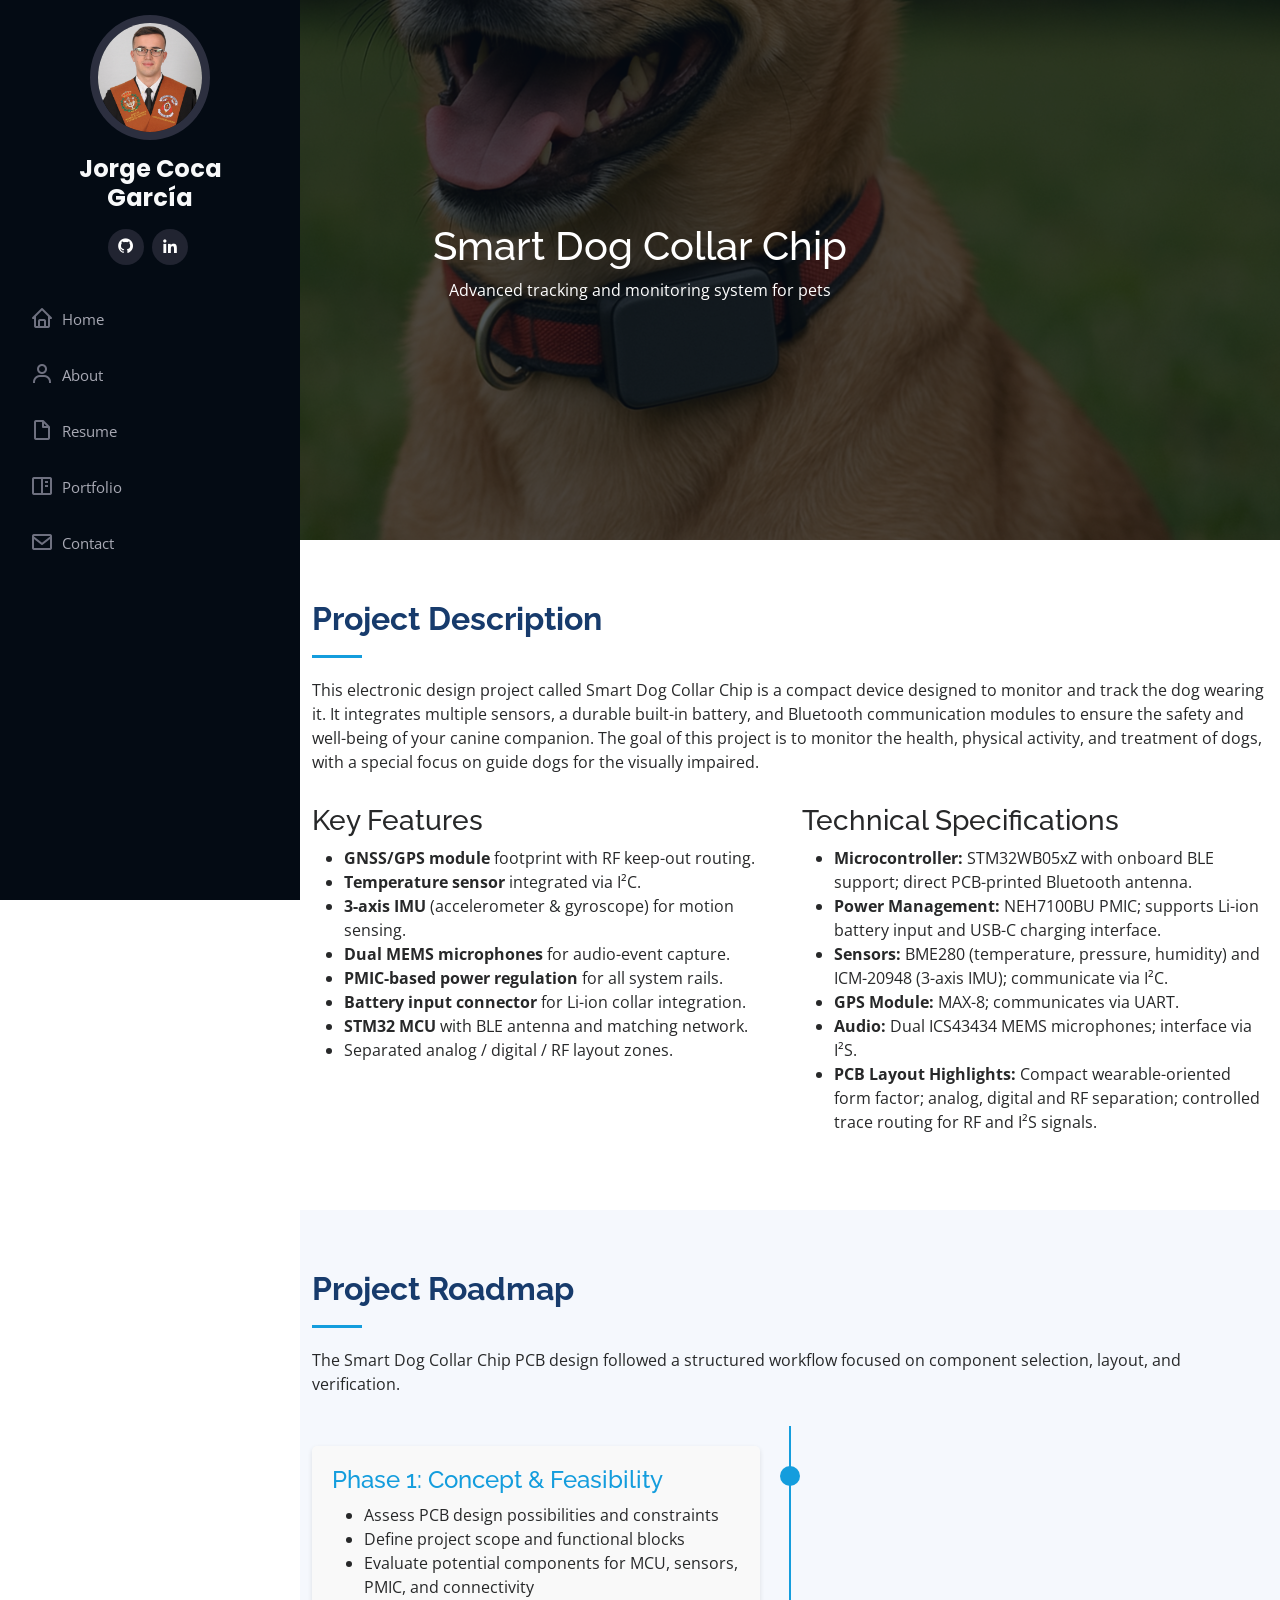
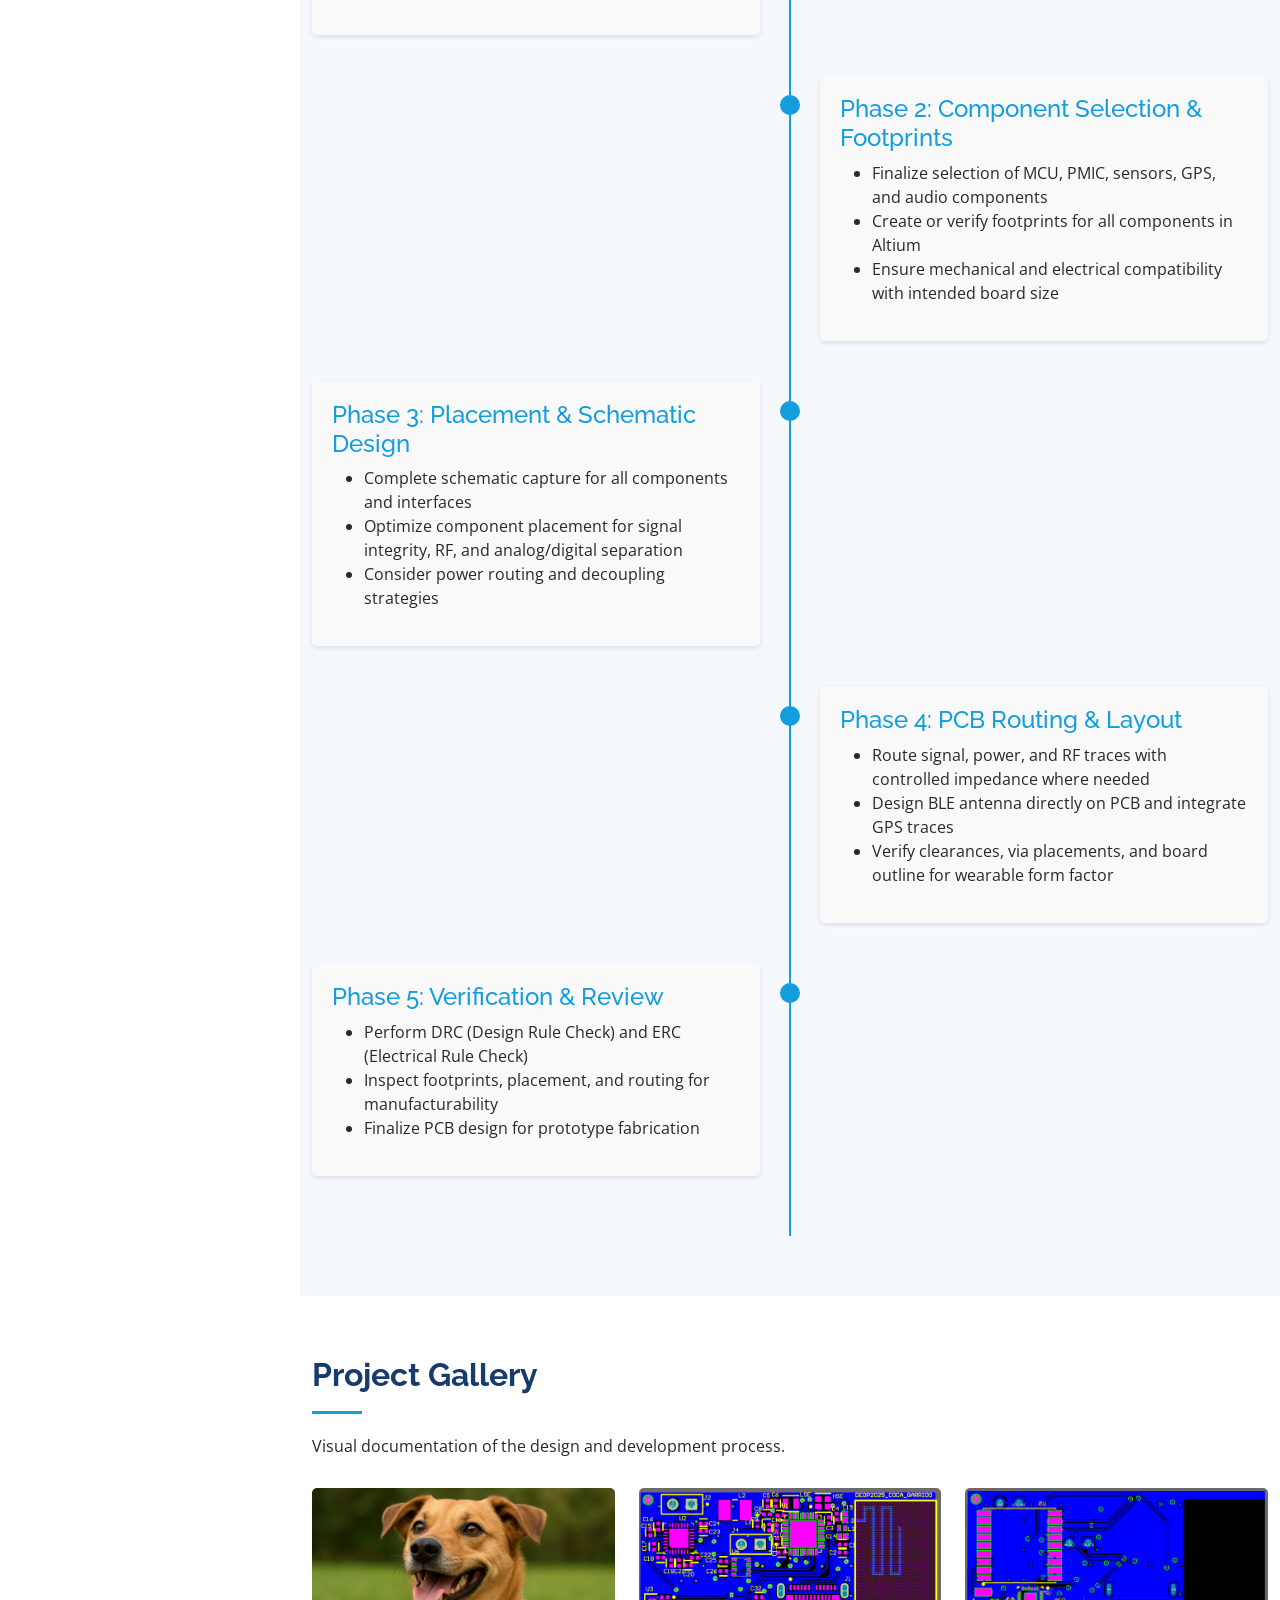
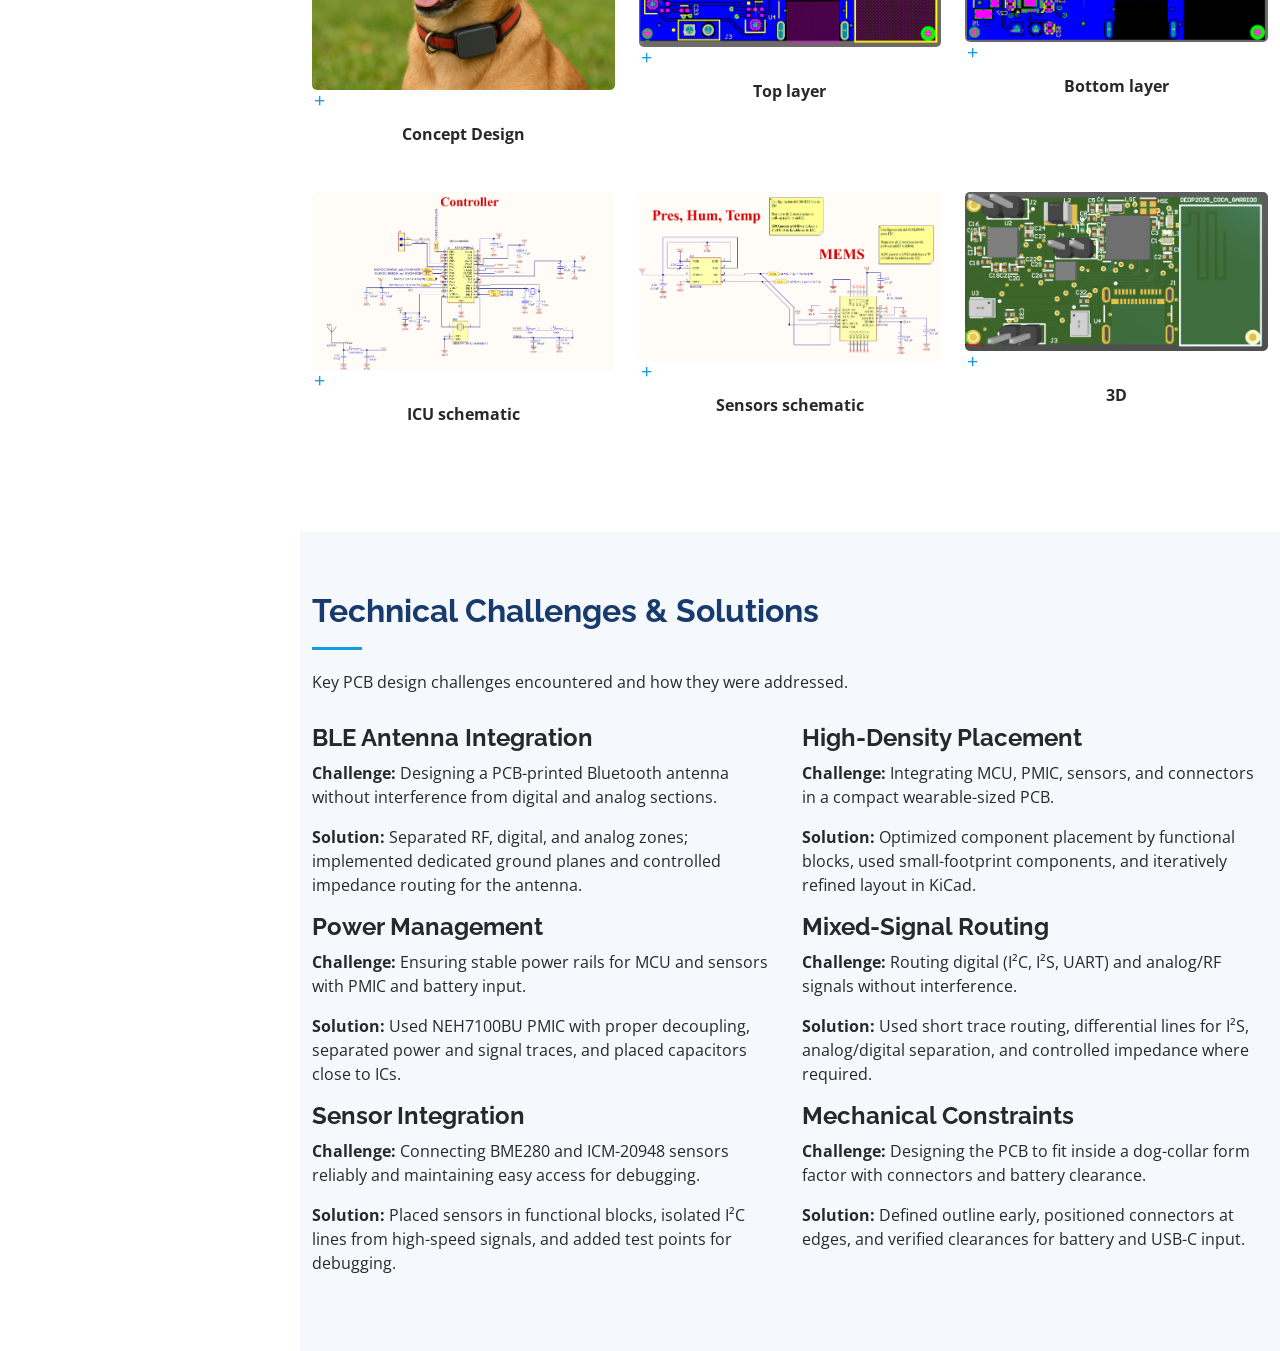
<file: chip-correa.html>
<!DOCTYPE html>
<html lang="en">

<head>
  <meta charset="utf-8">
  <meta content="width=device-width, initial-scale=1.0" name="viewport">

  <title>Dog Collar Chip Project - Jorge Coca García</title>
  <meta content="" name="description">
  <meta content="" name="keywords">

  <!-- Favicons -->
  <link href="assets/img/jicon.png" rel="icon">
  <link href="assets/img/jicon.png" rel="apple-touch-icon">

  <!-- Google Fonts -->
  <link href="https://fonts.googleapis.com/css?family=Open+Sans:300,300i,400,400i,600,600i,700,700i|Raleway:300,300i,400,400i,500,500i,600,600i,700,700i|Poppins:300,300i,400,400i,500,500i,600,600i,700,700i" rel="stylesheet">

  <!-- Vendor CSS Files -->
  <link href="assets/vendor/aos/aos.css" rel="stylesheet">
  <link href="assets/vendor/bootstrap/css/bootstrap.min.css" rel="stylesheet">
  <link href="assets/vendor/bootstrap-icons/bootstrap-icons.css" rel="stylesheet">
  <link href="assets/vendor/boxicons/css/boxicons.min.css" rel="stylesheet">
  <link href="assets/vendor/glightbox/css/glightbox.min.css" rel="stylesheet">
  <link href="assets/vendor/swiper/swiper-bundle.min.css" rel="stylesheet">

  <!-- Template Main CSS File -->
  <link href="assets/css/style.css" rel="stylesheet">

  <style>
    .project-hero {
      background: url('assets/img/portfolio/concept.png') bottom;
      background-size: cover;
      height: 60vh;
      display: flex;
      align-items: center;
      justify-content: center;
      position: relative;
    }
    
    .project-hero:before {
      content: "";
      background: rgba(5, 13, 24, 0.7);
      position: absolute;
      bottom: 0;
      top: 0;
      left: 0;
      right: 0;
      z-index: 1;
    }
    
    .project-hero-content {
      position: relative;
      z-index: 2;
      text-align: center;
      color: white;
    }
    
    .roadmap-timeline {
      position: relative;
      padding: 20px 0;
    }
    
    .roadmap-timeline:before {
      content: '';
      position: absolute;
      left: 50%;
      top: 0;
      bottom: 0;
      width: 2px;
      background: #149ddd;
      transform: translateX(-50%);
    }
    
    .timeline-item {
      margin-bottom: 40px;
      position: relative;
      width: 50%;
      padding-right: 30px;
    }
    
    .timeline-item:nth-child(even) {
      margin-left: 50%;
      padding-right: 0;
      padding-left: 30px;
    }
    
    .timeline-content {
      background: #f9f9f9;
      padding: 20px;
      border-radius: 5px;
      box-shadow: 0 2px 5px rgba(0,0,0,0.1);
    }
    
    .timeline-content h4 {
      margin-top: 0;
      color: #149ddd;
    }
    
    .timeline-item:before {
      content: '';
      position: absolute;
      width: 20px;
      height: 20px;
      background: #149ddd;
      border-radius: 50%;
      top: 20px;
      right: -10px;
      z-index: 1;
    }
    
    .timeline-item:nth-child(even):before {
      right: auto;
      left: -10px;
    }
    
    .gallery-item {
      margin-bottom: 30px;
    }
    
    .gallery-item img {
      width: 100%;
      border-radius: 5px;
      transition: transform 0.3s;
    }
    
    .gallery-item img:hover {
      transform: scale(1.03);
    }
    
    @media (max-width: 768px) {
      .roadmap-timeline:before {
        left: 30px;
      }
      
      .timeline-item {
        width: 100%;
        padding-right: 0;
        padding-left: 50px;
      }
      
      .timeline-item:nth-child(even) {
        margin-left: 0;
        padding-left: 50px;
      }
      
      .timeline-item:before {
        left: 20px;
        right: auto;
      }
      
      .timeline-item:nth-child(even):before {
        left: 20px;
      }
    }
  </style>
</head>

<body>

  <!-- ======= Mobile nav toggle button ======= -->
  <i class="bi bi-list mobile-nav-toggle d-xl-none"></i>

  <!-- ======= Header ======= -->
  <header id="header">
    <div class="d-flex flex-column">

      <div class="profile">
        <img src="assets/img/Perfil.JPG" alt="" class="img-fluid rounded-circle">
        <h1 class="text-light fs-4 fw-bold">Jorge Coca <br> García</h1>
        <div class="social-links mt-3 text-center">
          <a href="https://github.com/jorgecocag" class="google-plus"><i class="bx bxl-github"></i></a>
          <a href="https://www.linkedin.com/in/jorge-coca-garcia/" class="linkedin"><i class="bx bxl-linkedin"></i></a>
        </div>
      </div>

      <nav id="navbar" class="nav-menu navbar">
        <ul>
          <li><a href="index.html" class="nav-link"><i class="bx bx-home"></i> <span>Home</span></a></li>
          <li><a href="index.html#about" class="nav-link"><i class="bx bx-user"></i> <span>About</span></a></li>
          <li><a href="index.html#resume" class="nav-link"><i class="bx bx-file-blank"></i> <span>Resume</span></a></li>
          <li><a href="index.html#portfolio" class="nav-link"><i class="bx bx-book-content"></i> <span>Portfolio</span></a></li>
          <li><a href="index.html#contact" class="nav-link"><i class="bx bx-envelope"></i> <span>Contact</span></a></li>
        </ul>
      </nav><!-- .nav-menu -->
    </div>
  </header><!-- End Header -->

  <!-- ======= Project Hero Section ======= -->
  <section class="project-hero">
    <div class="project-hero-content" data-aos="fade-in">
      <h1>Smart Dog Collar Chip</h1>
      <p>Advanced tracking and monitoring system for pets</p>
    </div>
  </section><!-- End Project Hero -->

  <main id="main">

    <!-- ======= Project Description Section ======= -->
    <section id="project-description" class="project-description">
      <div class="container">

        <div class="section-title">
          <h2>Project Description</h2>
          <p>This electronic design project called Smart Dog Collar Chip is a compact device designed to monitor and track the dog wearing it. It integrates multiple sensors, a durable built-in battery, and Bluetooth communication modules to ensure the safety and well-being of your canine companion.
            The goal of this project is to monitor the health, physical activity, and treatment of dogs, with a special focus on guide dogs for the visually impaired.</p>
        </div>

        <div class="row">
          <div class="col-lg-6" data-aos="fade-right">
            <h3>Key Features</h3>
            <ul>
              <li><strong> GNSS/GPS module</strong> footprint with RF keep-out routing.</li>
              <li><strong> Temperature sensor</strong> integrated via I²C.</li>
              <li><strong>3-axis IMU </strong> (accelerometer & gyroscope) for motion sensing.</li>
              <li><strong>Dual MEMS microphones  </strong>for audio-event capture.</li>
              <li><strong>PMIC-based power regulation </strong> for all system rails.</li>
              <li><strong>Battery input connector  </strong>for Li-ion collar integration.</li>
              <li><strong>STM32 MCU </strong> with BLE antenna and matching network.</li>
              <li>Separated analog / digital / RF layout zones.</li>
            </ul>
          </div>
          <div class="col-lg-6" data-aos="fade-left">
            <h3>Technical Specifications</h3>
            <ul>
              <li><strong>Microcontroller:</strong> STM32WB05xZ with onboard BLE support; direct PCB-printed Bluetooth antenna.</li>
              <li><strong>Power Management:</strong> NEH7100BU PMIC; supports Li-ion battery input and USB-C charging interface.</li>
              <li><strong>Sensors:</strong> BME280 (temperature, pressure, humidity) and ICM-20948 (3-axis IMU); communicate via I²C.</li>
              <li><strong>GPS Module:</strong> MAX-8; communicates via UART.</li>
              <li><strong>Audio:</strong> Dual ICS43434 MEMS microphones; interface via I²S.</li>
              <li><strong>PCB Layout Highlights:</strong> Compact wearable-oriented form factor; analog, digital and RF separation; controlled trace routing for RF and I²S signals.</li>
            </ul>
          </div>
        </div>

      </div>
    </section><!-- End Project Description Section -->

    <!-- ======= Roadmap Section ======= -->
    <section id="roadmap" class="roadmap section-bg">
      <div class="container">

        <div class="section-title">
          <h2>Project Roadmap</h2>
          <p>The Smart Dog Collar Chip PCB design followed a structured workflow focused on component selection, layout, and verification.</p>
        </div>

        <div class="roadmap-timeline">
          
          <div class="timeline-item" data-aos="fade-up">
            <div class="timeline-content">
              <h4>Phase 1: Concept & Feasibility</h4>
              <ul>
                <li>Assess PCB design possibilities and constraints</li>
                <li>Define project scope and functional blocks</li>
                <li>Evaluate potential components for MCU, sensors, PMIC, and connectivity</li>
              </ul>
            </div>
          </div>

          <div class="timeline-item" data-aos="fade-up">
            <div class="timeline-content">
              <h4>Phase 2: Component Selection & Footprints</h4>
              <ul>
                <li>Finalize selection of MCU, PMIC, sensors, GPS, and audio components</li>
                <li>Create or verify footprints for all components in Altium</li>
                <li>Ensure mechanical and electrical compatibility with intended board size</li>
              </ul>
            </div>
          </div>

          <div class="timeline-item" data-aos="fade-up">
            <div class="timeline-content">
              <h4>Phase 3: Placement & Schematic Design</h4>
              <ul>
                <li>Complete schematic capture for all components and interfaces</li>
                <li>Optimize component placement for signal integrity, RF, and analog/digital separation</li>
                <li>Consider power routing and decoupling strategies</li>
              </ul>
            </div>
          </div>

          <div class="timeline-item" data-aos="fade-up">
            <div class="timeline-content">
              <h4>Phase 4: PCB Routing & Layout</h4>
              <ul>
                <li>Route signal, power, and RF traces with controlled impedance where needed</li>
                <li>Design BLE antenna directly on PCB and integrate GPS traces</li>
                <li>Verify clearances, via placements, and board outline for wearable form factor</li>
              </ul>
            </div>
          </div>

          <div class="timeline-item" data-aos="fade-up">
            <div class="timeline-content">
              <h4>Phase 5: Verification & Review</h4>
              <ul>
                <li>Perform DRC (Design Rule Check) and ERC (Electrical Rule Check)</li>
                <li>Inspect footprints, placement, and routing for manufacturability</li>
                <li>Finalize PCB design for prototype fabrication</li>
              </ul>
            </div>
          </div>

        </div>
      </div>
    </section>

    <!-- ======= Gallery Section ======= -->
    <section id="gallery" class="gallery">
      <div class="container">

        <div class="section-title">
          <h2>Project Gallery</h2>
          <p>Visual documentation of the design and development process.</p>
        </div>

        <div class="row">
          
          <div class="col-lg-4 col-md-6 gallery-item" data-aos="fade-up">
            <div class="portfolio-wrap">
              <img src="assets/img/portfolio/concept.png" class="img-fluid" alt="Concept Image">
              <div class="portfolio-links">
                <a href="assets/img/portfolio/concept.png" data-gallery="portfolioGallery" class="portfolio-lightbox" title="Concept Image"><i class="bx bx-plus"></i></a>
              </div>
            </div>
            <p class="text-center mt-2"><strong>Concept Design</strong></p>
          </div>

          <div class="col-lg-4 col-md-6 gallery-item" data-aos="fade-up" data-aos-delay="100">
            <div class="portfolio-wrap">
              <img src="assets/img/portfolio/top_layer.png" class="img-fluid" alt="PCB Design">
              <div class="portfolio-links">
                <a href="assets/img/portfolio/top_layer.png" data-gallery="portfolioGallery" class="portfolio-lightbox" title="PCB Design"><i class="bx bx-plus"></i></a>
              </div>
            </div>
            <p class="text-center mt-2"><strong>Top layer</strong></p>
          </div>

          <div class="col-lg-4 col-md-6 gallery-item" data-aos="fade-up" data-aos-delay="200">
            <div class="portfolio-wrap">
              <img src="assets/img/portfolio/bottom_layer.png" class="img-fluid" alt="Prototype">
              <div class="portfolio-links">
                <a href="assets/img/portfolio/bottom_layer.png" data-gallery="portfolioGallery" class="portfolio-lightbox" title="Prototype"><i class="bx bx-plus"></i></a>
              </div>
            </div>
            <p class="text-center mt-2"><strong>Bottom layer</strong></p>
          </div>

          <div class="col-lg-4 col-md-6 gallery-item" data-aos="fade-up" data-aos-delay="200">
            <div class="portfolio-wrap">
              <img src="assets/img/portfolio/controller.png" class="img-fluid" alt="Prototype">
              <div class="portfolio-links">
                <a href="assets/img/portfolio/controller.png" data-gallery="portfolioGallery" class="portfolio-lightbox" title="Prototype"><i class="bx bx-plus"></i></a>
              </div>
            </div>
            <p class="text-center mt-2"><strong>ICU schematic</strong></p>
          </div>

          <div class="col-lg-4 col-md-6 gallery-item" data-aos="fade-up" data-aos-delay="200">
            <div class="portfolio-wrap">
              <img src="assets/img/portfolio/sensores.png" class="img-fluid" alt="Prototype">
              <div class="portfolio-links">
                <a href="assets/img/portfolio/sensores.png" data-gallery="portfolioGallery" class="portfolio-lightbox" title="Prototype"><i class="bx bx-plus"></i></a>
              </div>
            </div>
            <p class="text-center mt-2"><strong>Sensors schematic</strong></p>
          </div>

          <div class="col-lg-4 col-md-6 gallery-item" data-aos="fade-up" data-aos-delay="200">
            <div class="portfolio-wrap">
              <img src="assets/img/portfolio/3D.png" class="img-fluid" alt="Prototype">
              <div class="portfolio-links">
                <a href="assets/img/portfolio/3D.png" data-gallery="portfolioGallery" class="portfolio-lightbox" title="Prototype"><i class="bx bx-plus"></i></a>
              </div>
            </div>
            <p class="text-center mt-2"><strong>3D</strong></p>
          </div>

          

        </div>

      </div>
    </section><!-- End Gallery Section -->

    <!-- ======= Challenges Section ======= -->
    <section id="challenges" class="challenges section-bg">
      <div class="container">

        <div class="section-title">
          <h2>Technical Challenges & Solutions</h2>
          <p>Key PCB design challenges encountered and how they were addressed.</p>
        </div>

        <div class="row">

          <div class="col-lg-6" data-aos="fade-up">
            <div class="challenge-box">
              <h4><strong>BLE Antenna Integration</strong></h4>
              <p><strong>Challenge:</strong> Designing a PCB-printed Bluetooth antenna without interference from digital and analog sections.</p>
              <p><strong>Solution:</strong> Separated RF, digital, and analog zones; implemented dedicated ground planes and controlled impedance routing for the antenna.</p>
            </div>
          </div>

          <div class="col-lg-6" data-aos="fade-up" data-aos-delay="100">
            <div class="challenge-box">
              <h4><strong>High-Density Placement</strong></h4>
              <p><strong>Challenge:</strong> Integrating MCU, PMIC, sensors, and connectors in a compact wearable-sized PCB.</p>
              <p><strong>Solution:</strong> Optimized component placement by functional blocks, used small-footprint components, and iteratively refined layout in KiCad.</p>
            </div>
          </div>

          <div class="col-lg-6" data-aos="fade-up">
            <div class="challenge-box">
              <h4><strong>Power Management</strong></h4>
              <p><strong>Challenge:</strong> Ensuring stable power rails for MCU and sensors with PMIC and battery input.</p>
              <p><strong>Solution:</strong> Used NEH7100BU PMIC with proper decoupling, separated power and signal traces, and placed capacitors close to ICs.</p>
            </div>
          </div>

          <div class="col-lg-6" data-aos="fade-up" data-aos-delay="100">
            <div class="challenge-box">
              <h4><strong>Mixed-Signal Routing</strong></h4>
              <p><strong>Challenge:</strong> Routing digital (I²C, I²S, UART) and analog/RF signals without interference.</p>
              <p><strong>Solution:</strong> Used short trace routing, differential lines for I²S, analog/digital separation, and controlled impedance where required.</p>
            </div>
          </div>

          <div class="col-lg-6" data-aos="fade-up">
            <div class="challenge-box">
              <h4><strong>Sensor Integration</strong></h4>
              <p><strong>Challenge:</strong> Connecting BME280 and ICM-20948 sensors reliably and maintaining easy access for debugging.</p>
              <p><strong>Solution:</strong> Placed sensors in functional blocks, isolated I²C lines from high-speed signals, and added test points for debugging.</p>
            </div>
          </div>

          <div class="col-lg-6" data-aos="fade-up" data-aos-delay="100">
            <div class="challenge-box">
              <h4><strong>Mechanical Constraints</strong></h4>
              <p><strong>Challenge:</strong> Designing the PCB to fit inside a dog-collar form factor with connectors and battery clearance.</p>
              <p><strong>Solution:</strong> Defined outline early, positioned connectors at edges, and verified clearances for battery and USB-C input.</p>
            </div>
          </div>

        </div>

      </div>
    </section><!-- End Challenges Section -->


  </main><!-- End #main -->

  <a href="#" class="back-to-top d-flex align-items-center justify-content-center"><i class="bi bi-arrow-up-short"></i></a>

  <!-- Vendor JS Files -->
  <script src="assets/vendor/purecounter/purecounter_vanilla.js"></script>
  <script src="assets/vendor/aos/aos.js"></script>
  <script src="assets/vendor/bootstrap/js/bootstrap.bundle.min.js"></script>
  <script src="assets/vendor/glightbox/js/glightbox.min.js"></script>
  <script src="assets/vendor/isotope-layout/isotope.pkgd.min.js"></script>
  <script src="assets/vendor/swiper/swiper-bundle.min.js"></script>
  <script src="assets/vendor/typed.js/typed.min.js"></script>
  <script src="assets/vendor/waypoints/noframework.waypoints.js"></script>
  <script src="assets/vendor/php-email-form/validate.js"></script>

  <!-- Template Main JS File -->
  <script src="assets/js/main.js"></script>

</body>

</html>
</file>
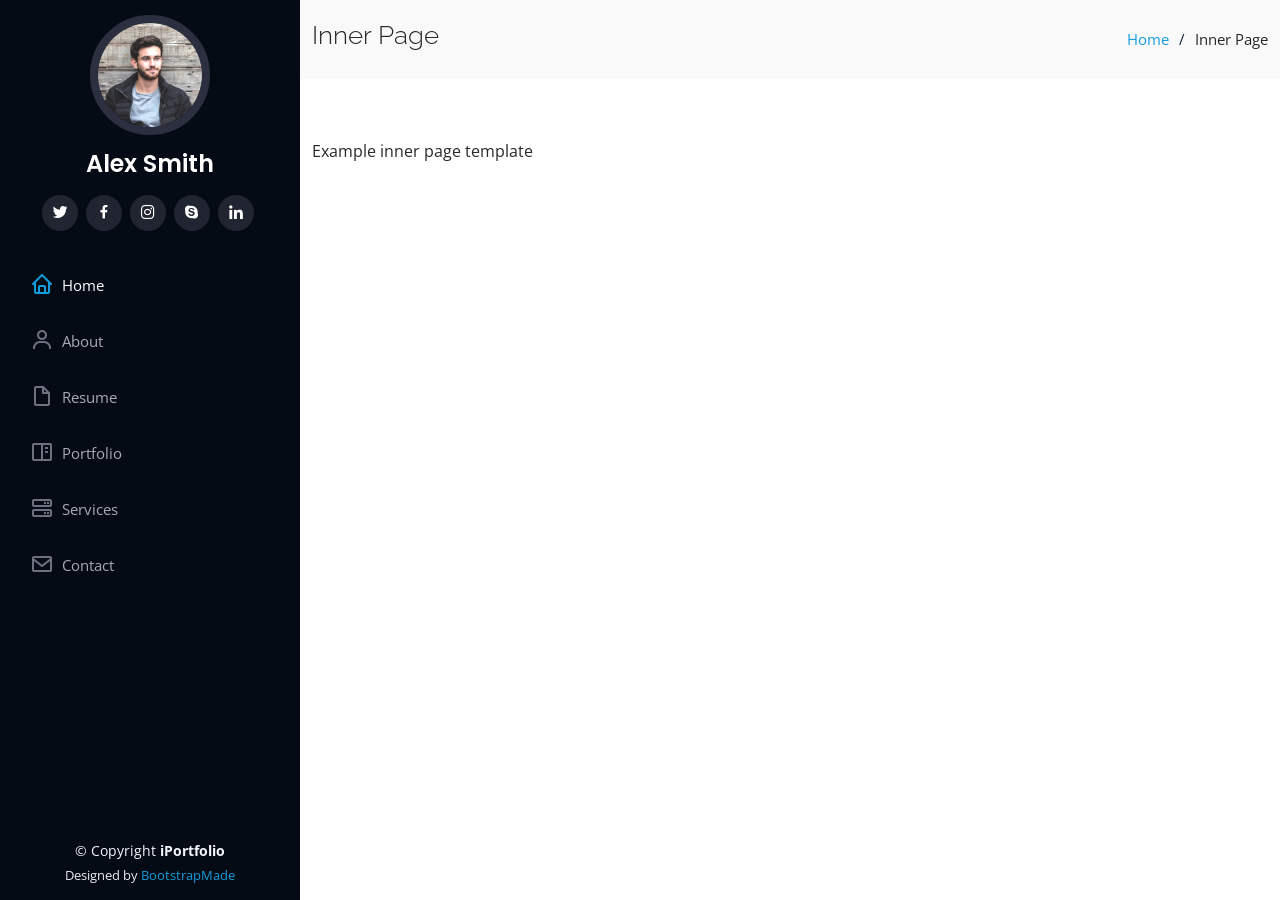
<file: inner-page.html>
<!DOCTYPE html>
<html lang="en">

<head>
  <meta charset="utf-8">
  <meta content="width=device-width, initial-scale=1.0" name="viewport">

  <title>Inner Page - iPortfolio Bootstrap Template</title>
  <meta content="" name="description">
  <meta content="" name="keywords">

  <!-- Favicons -->
  <link href="assets/img/favicon.png" rel="icon">
  <link href="assets/img/apple-touch-icon.png" rel="apple-touch-icon">

  <!-- Google Fonts -->
  <link href="https://fonts.googleapis.com/css?family=Open+Sans:300,300i,400,400i,600,600i,700,700i|Raleway:300,300i,400,400i,500,500i,600,600i,700,700i|Poppins:300,300i,400,400i,500,500i,600,600i,700,700i" rel="stylesheet">

  <!-- Vendor CSS Files -->
  <link href="assets/vendor/aos/aos.css" rel="stylesheet">
  <link href="assets/vendor/bootstrap/css/bootstrap.min.css" rel="stylesheet">
  <link href="assets/vendor/bootstrap-icons/bootstrap-icons.css" rel="stylesheet">
  <link href="assets/vendor/boxicons/css/boxicons.min.css" rel="stylesheet">
  <link href="assets/vendor/glightbox/css/glightbox.min.css" rel="stylesheet">
  <link href="assets/vendor/swiper/swiper-bundle.min.css" rel="stylesheet">

  <!-- Template Main CSS File -->
  <link href="assets/css/style.css" rel="stylesheet">

  <!-- =======================================================
  * Template Name: iPortfolio - v3.8.1
  * Template URL: https://bootstrapmade.com/iportfolio-bootstrap-portfolio-websites-template/
  * Author: BootstrapMade.com
  * License: https://bootstrapmade.com/license/
  ======================================================== -->
</head>

<body>

  <!-- ======= Mobile nav toggle button ======= -->
  <i class="bi bi-list mobile-nav-toggle d-xl-none"></i>

  <!-- ======= Header ======= -->
  <header id="header">
    <div class="d-flex flex-column">

      <div class="profile">
        <img src="assets/img/profile-img.jpg" alt="" class="img-fluid rounded-circle">
        <h1 class="text-light"><a href="index.html">Alex Smith</a></h1>
        <div class="social-links mt-3 text-center">
          <a href="#" class="twitter"><i class="bx bxl-twitter"></i></a>
          <a href="#" class="facebook"><i class="bx bxl-facebook"></i></a>
          <a href="#" class="instagram"><i class="bx bxl-instagram"></i></a>
          <a href="#" class="google-plus"><i class="bx bxl-skype"></i></a>
          <a href="#" class="linkedin"><i class="bx bxl-linkedin"></i></a>
        </div>
      </div>

      <nav id="navbar" class="nav-menu navbar">
        <ul>
          <li><a href="#hero" class="nav-link scrollto active"><i class="bx bx-home"></i> <span>Home</span></a></li>
          <li><a href="#about" class="nav-link scrollto"><i class="bx bx-user"></i> <span>About</span></a></li>
          <li><a href="#resume" class="nav-link scrollto"><i class="bx bx-file-blank"></i> <span>Resume</span></a></li>
          <li><a href="#portfolio" class="nav-link scrollto"><i class="bx bx-book-content"></i> <span>Portfolio</span></a></li>
          <li><a href="#services" class="nav-link scrollto"><i class="bx bx-server"></i> <span>Services</span></a></li>
          <li><a href="#contact" class="nav-link scrollto"><i class="bx bx-envelope"></i> <span>Contact</span></a></li>
        </ul>
      </nav><!-- .nav-menu -->
    </div>
  </header><!-- End Header -->

  <main id="main">

    <!-- ======= Breadcrumbs ======= -->
    <section class="breadcrumbs">
      <div class="container">

        <div class="d-flex justify-content-between align-items-center">
          <h2>Inner Page</h2>
          <ol>
            <li><a href="index.html">Home</a></li>
            <li>Inner Page</li>
          </ol>
        </div>

      </div>
    </section><!-- End Breadcrumbs -->

    <section class="inner-page">
      <div class="container">
        <p>
          Example inner page template
        </p>
      </div>
    </section>

  </main><!-- End #main -->

  <!-- ======= Footer ======= -->
  <footer id="footer">
    <div class="container">
      <div class="copyright">
        &copy; Copyright <strong><span>iPortfolio</span></strong>
      </div>
      <div class="credits">
        <!-- All the links in the footer should remain intact. -->
        <!-- You can delete the links only if you purchased the pro version. -->
        <!-- Licensing information: https://bootstrapmade.com/license/ -->
        <!-- Purchase the pro version with working PHP/AJAX contact form: https://bootstrapmade.com/iportfolio-bootstrap-portfolio-websites-template/ -->
        Designed by <a href="https://bootstrapmade.com/">BootstrapMade</a>
      </div>
    </div>
  </footer><!-- End  Footer -->

  <a href="#" class="back-to-top d-flex align-items-center justify-content-center"><i class="bi bi-arrow-up-short"></i></a>

  <!-- Vendor JS Files -->
  <script src="assets/vendor/purecounter/purecounter_vanilla.js"></script>
  <script src="assets/vendor/aos/aos.js"></script>
  <script src="assets/vendor/bootstrap/js/bootstrap.bundle.min.js"></script>
  <script src="assets/vendor/glightbox/js/glightbox.min.js"></script>
  <script src="assets/vendor/isotope-layout/isotope.pkgd.min.js"></script>
  <script src="assets/vendor/swiper/swiper-bundle.min.js"></script>
  <script src="assets/vendor/typed.js/typed.min.js"></script>
  <script src="assets/vendor/waypoints/noframework.waypoints.js"></script>
  <script src="assets/vendor/php-email-form/validate.js"></script>

  <!-- Template Main JS File -->
  <script src="assets/js/main.js"></script>

</body>

</html>
</file>
<file: assets/css/style.css>
/**
* Template Name: iPortfolio - v3.8.1
* Template URL: https://bootstrapmade.com/iportfolio-bootstrap-portfolio-websites-template/
* Author: BootstrapMade.com
* License: https://bootstrapmade.com/license/
*/

/*--------------------------------------------------------------
# General
--------------------------------------------------------------*/
body {
  font-family: "Open Sans", sans-serif;
  color: #272829;
}

a {
  color: #149ddd;
  text-decoration: none;
}

a:hover {
  color: #37b3ed;
  text-decoration: none;
}

h1,
h2,
h3,
h4,
h5,
h6 {
  font-family: "Raleway", sans-serif;
}

/*--------------------------------------------------------------
# Back to top button
--------------------------------------------------------------*/
.back-to-top {
  position: fixed;
  visibility: hidden;
  opacity: 0;
  right: 15px;
  bottom: 15px;
  z-index: 996;
  background: #149ddd;
  width: 40px;
  height: 40px;
  border-radius: 50px;
  transition: all 0.4s;
}

.back-to-top i {
  font-size: 28px;
  color: #fff;
  line-height: 0;
}

.back-to-top:hover {
  background: #2eafec;
  color: #fff;
}

.back-to-top.active {
  visibility: visible;
  opacity: 1;
}

/*--------------------------------------------------------------
# Header
--------------------------------------------------------------*/
#header {
  position: fixed;
  top: 0;
  left: 0;
  bottom: 0;
  width: 300px;
  transition: all ease-in-out 0.5s;
  z-index: 9997;
  transition: all 0.5s;
  padding: 0 15px;
  background: #040b14;
  overflow-y: auto;
}

#header .profile img {
  margin: 15px auto;
  display: block;
  width: 120px;
  border: 8px solid #2c2f3f;
}

#header .profile h1 {
  font-size: 24px;
  margin: 0;
  padding: 0;
  font-weight: 600;
  -moz-text-align-last: center;
  text-align-last: center;
  font-family: "Poppins", sans-serif;
}

#header .profile h1 a,
#header .profile h1 a:hover {
  color: #fff;
  text-decoration: none;
}

#header .profile .social-links a {
  font-size: 18px;
  display: inline-block;
  background: #212431;
  color: #fff;
  line-height: 1;
  padding: 8px 0;
  margin-right: 4px;
  border-radius: 50%;
  text-align: center;
  width: 36px;
  height: 36px;
  transition: 0.3s;
}

#header .profile .social-links a:hover {
  background: #149ddd;
  color: #fff;
  text-decoration: none;
}

#main {
  margin-left: 300px;
}

@media (max-width: 1199px) {
  #header {
    left: -300px;
  }

  #main {
    margin-left: 0;
  }
}

/*--------------------------------------------------------------
# Navigation Menu
--------------------------------------------------------------*/
/* Desktop Navigation */
.nav-menu {
  padding: 30px 0 0 0;
}

.nav-menu * {
  margin: 0;
  padding: 0;
  list-style: none;
}

.nav-menu>ul>li {
  position: relative;
  white-space: nowrap;
}

.nav-menu a,
.nav-menu a:focus {
  display: flex;
  align-items: center;
  color: #a8a9b4;
  padding: 12px 15px;
  margin-bottom: 8px;
  transition: 0.3s;
  font-size: 15px;
}

.nav-menu a i,
.nav-menu a:focus i {
  font-size: 24px;
  padding-right: 8px;
  color: #6f7180;
}

.nav-menu a:hover,
.nav-menu .active,
.nav-menu .active:focus,
.nav-menu li:hover>a {
  text-decoration: none;
  color: #fff;
}

.nav-menu a:hover i,
.nav-menu .active i,
.nav-menu .active:focus i,
.nav-menu li:hover>a i {
  color: #149ddd;
}

/* Mobile Navigation */
.mobile-nav-toggle {
  position: fixed;
  right: 15px;
  top: 15px;
  z-index: 9998;
  border: 0;
  font-size: 24px;
  transition: all 0.4s;
  outline: none !important;
  background-color: #149ddd;
  color: #fff;
  width: 40px;
  height: 40px;
  display: inline-flex;
  align-items: center;
  justify-content: center;
  line-height: 0;
  border-radius: 50px;
  cursor: pointer;
}

.mobile-nav-active {
  overflow: hidden;
}

.mobile-nav-active #header {
  left: 0;
}

/*--------------------------------------------------------------
# Hero Section
--------------------------------------------------------------*/
#hero {
  width: 100%;
  height: 100vh;
  background: url("../img/electronica.png") top center;
  background-size: cover;
}

#hero:before {
  content: "";
  background: rgba(5, 13, 24, 0.3);
  position: absolute;
  bottom: 0;
  top: 0;
  left: 0;
  right: 0;
  z-index: 1;
}

#hero .hero-container {
  position: relative;
  z-index: 2;
  min-width: 300px;
}

#hero h1 {
  margin: 0 0 10px 0;
  font-size: 64px;
  font-weight: 700;
  line-height: 56px;
  color: #fff;
}

#hero p {
  color: #fff;
  margin-bottom: 50px;
  font-size: 26px;
  font-family: "Poppins", sans-serif;
}

#hero p span {
  color: #fff;
  padding-bottom: 4px;
  letter-spacing: 1px;
  border-bottom: 3px solid #149ddd;
}

@media (min-width: 1024px) {
  #hero {
    background-attachment: fixed;
  }
}

@media (max-width: 768px) {
  #hero h1 {
    font-size: 28px;
    line-height: 36px;
  }

  #hero h2 {
    font-size: 18px;
    line-height: 24px;
    margin-bottom: 30px;
  }
}

/*--------------------------------------------------------------
# Sections General
--------------------------------------------------------------*/
section {
  padding: 60px 0;
  overflow: hidden;
}

.section-bg {
  background: #f5f8fd;
}

.section-title {
  padding-bottom: 30px;
}

.section-title h2 {
  font-size: 32px;
  font-weight: bold;
  margin-bottom: 20px;
  padding-bottom: 20px;
  position: relative;
  color: #173b6c;
}

.section-title h2::after {
  content: "";
  position: absolute;
  display: block;
  width: 50px;
  height: 3px;
  background: #149ddd;
  bottom: 0;
  left: 0;
}

.section-title p {
  margin-bottom: 0;
}

/*--------------------------------------------------------------
# About
--------------------------------------------------------------*/
.about .content h3 {
  font-weight: 700;
  font-size: 26px;
  color: #173b6c;
}

.about .content ul {
  list-style: none;
  padding: 0;
}

.about .content ul li {
  margin-bottom: 20px;
  display: flex;
  align-items: center;
}

.about .content ul strong {
  margin-right: 10px;
}

.about .content ul i {
  font-size: 16px;
  margin-right: 5px;
  color: #149ddd;
  line-height: 0;
}

.about .content p:last-child {
  margin-bottom: 0;
}

/*--------------------------------------------------------------
# Facts
--------------------------------------------------------------*/
.facts {
  padding-bottom: 30px;
}

.facts .count-box {
  padding: 30px;
  width: 100%;
}

.facts .count-box i {
  display: block;
  font-size: 44px;
  color: #149ddd;
  float: left;
  line-height: 0;
}

.facts .count-box span {
  font-size: 48px;
  line-height: 40px;
  display: block;
  font-weight: 700;
  color: #050d18;
  margin-left: 60px;
}

.facts .count-box p {
  padding: 15px 0 0 0;
  margin: 0 0 0 60px;
  font-family: "Raleway", sans-serif;
  font-size: 14px;
  color: #122f57;
}

.facts .count-box a {
  font-weight: 600;
  display: block;
  margin-top: 20px;
  color: #122f57;
  font-size: 15px;
  font-family: "Poppins", sans-serif;
  transition: ease-in-out 0.3s;
}

.facts .count-box a:hover {
  color: #1f5297;
}

/*--------------------------------------------------------------
# Akills
--------------------------------------------------------------*/
.skills .progress {
  height: 60px;
  display: block;
  background: none;
  border-radius: 0;
}

.skills .progress .skill {
  padding: 0;
  margin: 0 0 6px 0;
  text-transform: uppercase;
  display: block;
  font-weight: 600;
  font-family: "Poppins", sans-serif;
  color: #050d18;
}

.skills .progress .skill .val {
  float: right;
  font-style: normal;
}

.skills .progress-bar-wrap {
  background: #dce8f8;
  height: 10px;
}

.skills .progress-bar {
  width: 1px;
  height: 10px;
  transition: 0.9s;
  background-color: #149ddd;
}

/*--------------------------------------------------------------
# Resume
--------------------------------------------------------------*/
.resume .resume-title {
  font-size: 26px;
  font-weight: 700;
  margin-top: 20px;
  margin-bottom: 20px;
  color: #050d18;
}

.resume .resume-item {
  padding: 0 0 20px 20px;
  margin-top: -2px;
  border-left: 2px solid #1f5297;
  position: relative;
}

.resume .resume-item h4 {
  line-height: 18px;
  font-size: 18px;
  font-weight: 600;
  text-transform: uppercase;
  font-family: "Poppins", sans-serif;
  color: #050d18;
  margin-bottom: 10px;
}

.resume .resume-item h5 {
  font-size: 16px;
  background: #e4edf9;
  padding: 5px 15px;
  display: inline-block;
  font-weight: 600;
  margin-bottom: 10px;
}

.resume .resume-item ul {
  padding-left: 20px;
}

.resume .resume-item ul li {
  padding-bottom: 10px;
}

.resume .resume-item:last-child {
  padding-bottom: 0;
}

.resume .resume-item::before {
  content: "";
  position: absolute;
  width: 16px;
  height: 16px;
  border-radius: 50px;
  left: -9px;
  top: 0;
  background: #fff;
  border: 2px solid #1f5297;
}

/*--------------------------------------------------------------
# Portfolio
--------------------------------------------------------------*/
.portfolio .portfolio-item {
  margin-bottom: 30px;
}

.portfolio #portfolio-flters {
  padding: 0;
  margin: 0 auto 35px auto;
  list-style: none;
  text-align: center;
  background: #fff;
  border-radius: 50px;
  padding: 2px 15px;
}

.portfolio #portfolio-flters li {
  cursor: pointer;
  display: inline-block;
  padding: 10px 15px 8px 15px;
  font-size: 14px;
  font-weight: 600;
  line-height: 1;
  text-transform: uppercase;
  color: #272829;
  margin-bottom: 5px;
  transition: all 0.3s ease-in-out;
}

.portfolio #portfolio-flters li:hover,
.portfolio #portfolio-flters li.filter-active {
  color: #149ddd;
}

.portfolio #portfolio-flters li:last-child {
  margin-right: 0;
}

.portfolio .portfolio-wrap {
  transition: 0.3s;
  position: relative;
  overflow: hidden;
  z-index: 1;
}

.portfolio .portfolio-wrap::before {
  content: "";
  background: rgba(255, 255, 255, 0.5);
  position: absolute;
  left: 0;
  right: 0;
  top: 0;
  bottom: 0;
  transition: all ease-in-out 0.3s;
  z-index: 2;
  opacity: 0;
}

.portfolio .portfolio-wrap .portfolio-links {
  opacity: 1;
  left: 0;
  right: 0;
  bottom: -60px;
  z-index: 3;
  position: absolute;
  transition: all ease-in-out 0.3s;
  display: flex;
  justify-content: center;
}

.portfolio .portfolio-wrap .portfolio-links a {
  color: #fff;
  font-size: 28px;
  text-align: center;
  background: rgba(20, 157, 221, 0.75);
  transition: 0.3s;
  width: 50%;
}

.portfolio .portfolio-wrap .portfolio-links a:hover {
  background: rgba(20, 157, 221, 0.95);
}

.portfolio .portfolio-wrap .portfolio-links a+a {
  border-left: 1px solid #37b3ed;
}

.portfolio .portfolio-wrap:hover::before {
  top: 0;
  left: 0;
  right: 0;
  bottom: 0;
  opacity: 1;
}

.portfolio .portfolio-wrap:hover .portfolio-links {
  opacity: 1;
  bottom: 0;
}

/*--------------------------------------------------------------
# Portfolio Details
--------------------------------------------------------------*/
.portfolio-details {
  padding-top: 40px;
}

.portfolio-details .portfolio-details-slider img {
  width: 100%;
}

.portfolio-details .portfolio-details-slider .swiper-pagination {
  margin-top: 20px;
  position: relative;
}

.portfolio-details .portfolio-details-slider .swiper-pagination .swiper-pagination-bullet {
  width: 12px;
  height: 12px;
  background-color: #fff;
  opacity: 1;
  border: 1px solid #149ddd;
}

.portfolio-details .portfolio-details-slider .swiper-pagination .swiper-pagination-bullet-active {
  background-color: #149ddd;
}

.portfolio-details .portfolio-info {
  padding: 30px;
  box-shadow: 0px 0 30px rgba(5, 13, 24, 0.08);
}

.portfolio-details .portfolio-info h3 {
  font-size: 22px;
  font-weight: 700;
  margin-bottom: 20px;
  padding-bottom: 20px;
  border-bottom: 1px solid #eee;
}

.portfolio-details .portfolio-info ul {
  list-style: none;
  padding: 0;
  font-size: 15px;
}

.portfolio-details .portfolio-info ul li+li {
  margin-top: 10px;
}

.portfolio-details .portfolio-description {
  padding-top: 30px;
}

.portfolio-details .portfolio-description h2 {
  font-size: 26px;
  font-weight: 700;
  margin-bottom: 20px;
}

.portfolio-details .portfolio-description p {
  padding: 0;
}

/*--------------------------------------------------------------
# Services
--------------------------------------------------------------*/
.services .icon-box {
  margin-bottom: 20px;
}

.services .icon {
  float: left;
  display: flex;
  align-items: center;
  justify-content: center;
  width: 54px;
  height: 54px;
  background: #149ddd;
  border-radius: 50%;
  transition: 0.5s;
  border: 1px solid #149ddd;
}

.services .icon i {
  color: #fff;
  font-size: 24px;
  line-height: 0;
}

.services .icon-box:hover .icon {
  background: #fff;
}

.services .icon-box:hover .icon i {
  color: #149ddd;
}

.services .title {
  margin-left: 80px;
  font-weight: 700;
  margin-bottom: 15px;
  font-size: 18px;
}

.services .title a {
  color: #343a40;
}

.services .title a:hover {
  color: #149ddd;
}

.services .description {
  margin-left: 80px;
  line-height: 24px;
  font-size: 14px;
}

/*--------------------------------------------------------------
# Testimonials
--------------------------------------------------------------*/
.testimonials .testimonials-carousel,
.testimonials .testimonials-slider {
  overflow: hidden;
}

.testimonials .testimonial-item {
  box-sizing: content-box;
  text-align: center;
  min-height: 320px;
}

.testimonials .testimonial-item .testimonial-img {
  width: 90px;
  border-radius: 50%;
  margin: 0 auto;
}

.testimonials .testimonial-item h3 {
  font-size: 18px;
  font-weight: bold;
  margin: 10px 0 5px 0;
  color: #111;
}

.testimonials .testimonial-item h4 {
  font-size: 14px;
  color: #999;
  margin: 0;
}

.testimonials .testimonial-item .quote-icon-left,
.testimonials .testimonial-item .quote-icon-right {
  color: #c3e8fa;
  font-size: 26px;
}

.testimonials .testimonial-item .quote-icon-left {
  display: inline-block;
  left: -5px;
  position: relative;
}

.testimonials .testimonial-item .quote-icon-right {
  display: inline-block;
  right: -5px;
  position: relative;
  top: 10px;
}

.testimonials .testimonial-item p {
  font-style: italic;
  margin: 0 15px 15px 15px;
  padding: 20px;
  background: #fff;
  position: relative;
  margin-bottom: 35px;
  border-radius: 6px;
  box-shadow: 0px 2px 15px rgba(0, 0, 0, 0.1);
}

.testimonials .testimonial-item p::after {
  content: "";
  width: 0;
  height: 0;
  border-top: 20px solid #fff;
  border-right: 20px solid transparent;
  border-left: 20px solid transparent;
  position: absolute;
  bottom: -20px;
  left: calc(50% - 20px);
}

.testimonials .swiper-pagination {
  margin-top: 20px;
  position: relative;
}

.testimonials .swiper-pagination .swiper-pagination-bullet {
  width: 12px;
  height: 12px;
  background-color: #fff;
  opacity: 1;
  border: 1px solid #149ddd;
}

.testimonials .swiper-pagination .swiper-pagination-bullet-active {
  background-color: #149ddd;
}

/*--------------------------------------------------------------
# Contact
--------------------------------------------------------------*/
.contact {
  padding-bottom: 130px;
}

.contact .info {
  padding: 30px;
  background: #fff;
  width: 100%;
  box-shadow: 0 0 24px 0 rgba(0, 0, 0, 0.12);
}

.contact .info i {
  font-size: 20px;
  color: #149ddd;
  float: left;
  width: 44px;
  height: 44px;
  background: #dff3fc;
  display: flex;
  justify-content: center;
  align-items: center;
  border-radius: 50px;
  transition: all 0.3s ease-in-out;
}

.contact .info h4 {
  padding: 0 0 0 60px;
  font-size: 22px;
  font-weight: 600;
  margin-bottom: 5px;
  color: #050d18;
}

.contact .info p {
  padding: 0 0 10px 60px;
  margin-bottom: 20px;
  font-size: 14px;
  color: #173b6c;
}

.contact .info .email p {
  padding-top: 5px;
}

.contact .info .social-links {
  padding-left: 60px;
}

.contact .info .social-links a {
  font-size: 18px;
  display: inline-block;
  background: #333;
  color: #fff;
  line-height: 1;
  padding: 8px 0;
  border-radius: 50%;
  text-align: center;
  width: 36px;
  height: 36px;
  transition: 0.3s;
  margin-right: 10px;
}

.contact .info .social-links a:hover {
  background: #149ddd;
  color: #fff;
}

.contact .info .email:hover i,
.contact .info .address:hover i,
.contact .info .phone:hover i {
  background: #149ddd;
  color: #fff;
}

.contact .php-email-form {
  width: 100%;
  padding: 30px;
  background: #fff;
  box-shadow: 0 0 24px 0 rgba(0, 0, 0, 0.12);
}

.contact .php-email-form .form-group {
  padding-bottom: 8px;
}

.contact .php-email-form .validate {
  display: none;
  color: red;
  margin: 0 0 15px 0;
  font-weight: 400;
  font-size: 13px;
}

.contact .php-email-form .error-message {
  display: none;
  color: #fff;
  background: #ed3c0d;
  text-align: left;
  padding: 15px;
  font-weight: 600;
}

.contact .php-email-form .error-message br+br {
  margin-top: 25px;
}

.contact .php-email-form .sent-message {
  display: none;
  color: #fff;
  background: #18d26e;
  text-align: center;
  padding: 15px;
  font-weight: 600;
}

.contact .php-email-form .loading {
  display: none;
  background: #fff;
  text-align: center;
  padding: 15px;
}

.contact .php-email-form .loading:before {
  content: "";
  display: inline-block;
  border-radius: 50%;
  width: 24px;
  height: 24px;
  margin: 0 10px -6px 0;
  border: 3px solid #18d26e;
  border-top-color: #eee;
  -webkit-animation: animate-loading 1s linear infinite;
  animation: animate-loading 1s linear infinite;
}

.contact .php-email-form .form-group {
  margin-bottom: 15px;
}

.contact .php-email-form label {
  padding-bottom: 8px;
}

.contact .php-email-form input,
.contact .php-email-form textarea {
  border-radius: 0;
  box-shadow: none;
  font-size: 14px;
}

.contact .php-email-form input {
  height: 44px;
}

.contact .php-email-form textarea {
  padding: 10px 15px;
}

.contact .php-email-form button[type=submit] {
  background: #149ddd;
  border: 0;
  padding: 10px 24px;
  color: #fff;
  transition: 0.4s;
  border-radius: 4px;
}

.contact .php-email-form button[type=submit]:hover {
  background: #37b3ed;
}

@-webkit-keyframes animate-loading {
  0% {
    transform: rotate(0deg);
  }

  100% {
    transform: rotate(360deg);
  }
}

@keyframes animate-loading {
  0% {
    transform: rotate(0deg);
  }

  100% {
    transform: rotate(360deg);
  }
}

/*--------------------------------------------------------------
# Breadcrumbs
--------------------------------------------------------------*/
.breadcrumbs {
  padding: 20px 0;
  background: #f9f9f9;
}

.breadcrumbs h2 {
  font-size: 26px;
  font-weight: 300;
}

.breadcrumbs ol {
  display: flex;
  flex-wrap: wrap;
  list-style: none;
  padding: 0;
  margin: 0;
  font-size: 15px;
}

.breadcrumbs ol li+li {
  padding-left: 10px;
}

.breadcrumbs ol li+li::before {
  display: inline-block;
  padding-right: 10px;
  color: #0e2442;
  content: "/";
}

@media (max-width: 768px) {
  .breadcrumbs .d-flex {
    display: block !important;
  }

  .breadcrumbs ol {
    display: block;
  }

  .breadcrumbs ol li {
    display: inline-block;
  }
}

/*--------------------------------------------------------------
# Footer
--------------------------------------------------------------*/
#footer {
  padding: 15px;
  color: #f4f6fd;
  font-size: 14px;
  position: fixed;
  left: 0;
  bottom: 0;
  width: 300px;
  z-index: 9999;
  background: #040b14;
}

#footer .copyright {
  text-align: center;
}

#footer .credits {
  padding-top: 5px;
  text-align: center;
  font-size: 13px;
  color: #eaebf0;
}

@media (max-width: 1199px) {
  #footer {
    position: static;
    width: auto;
    padding-right: 20px 15px;
  }
}
</file>
